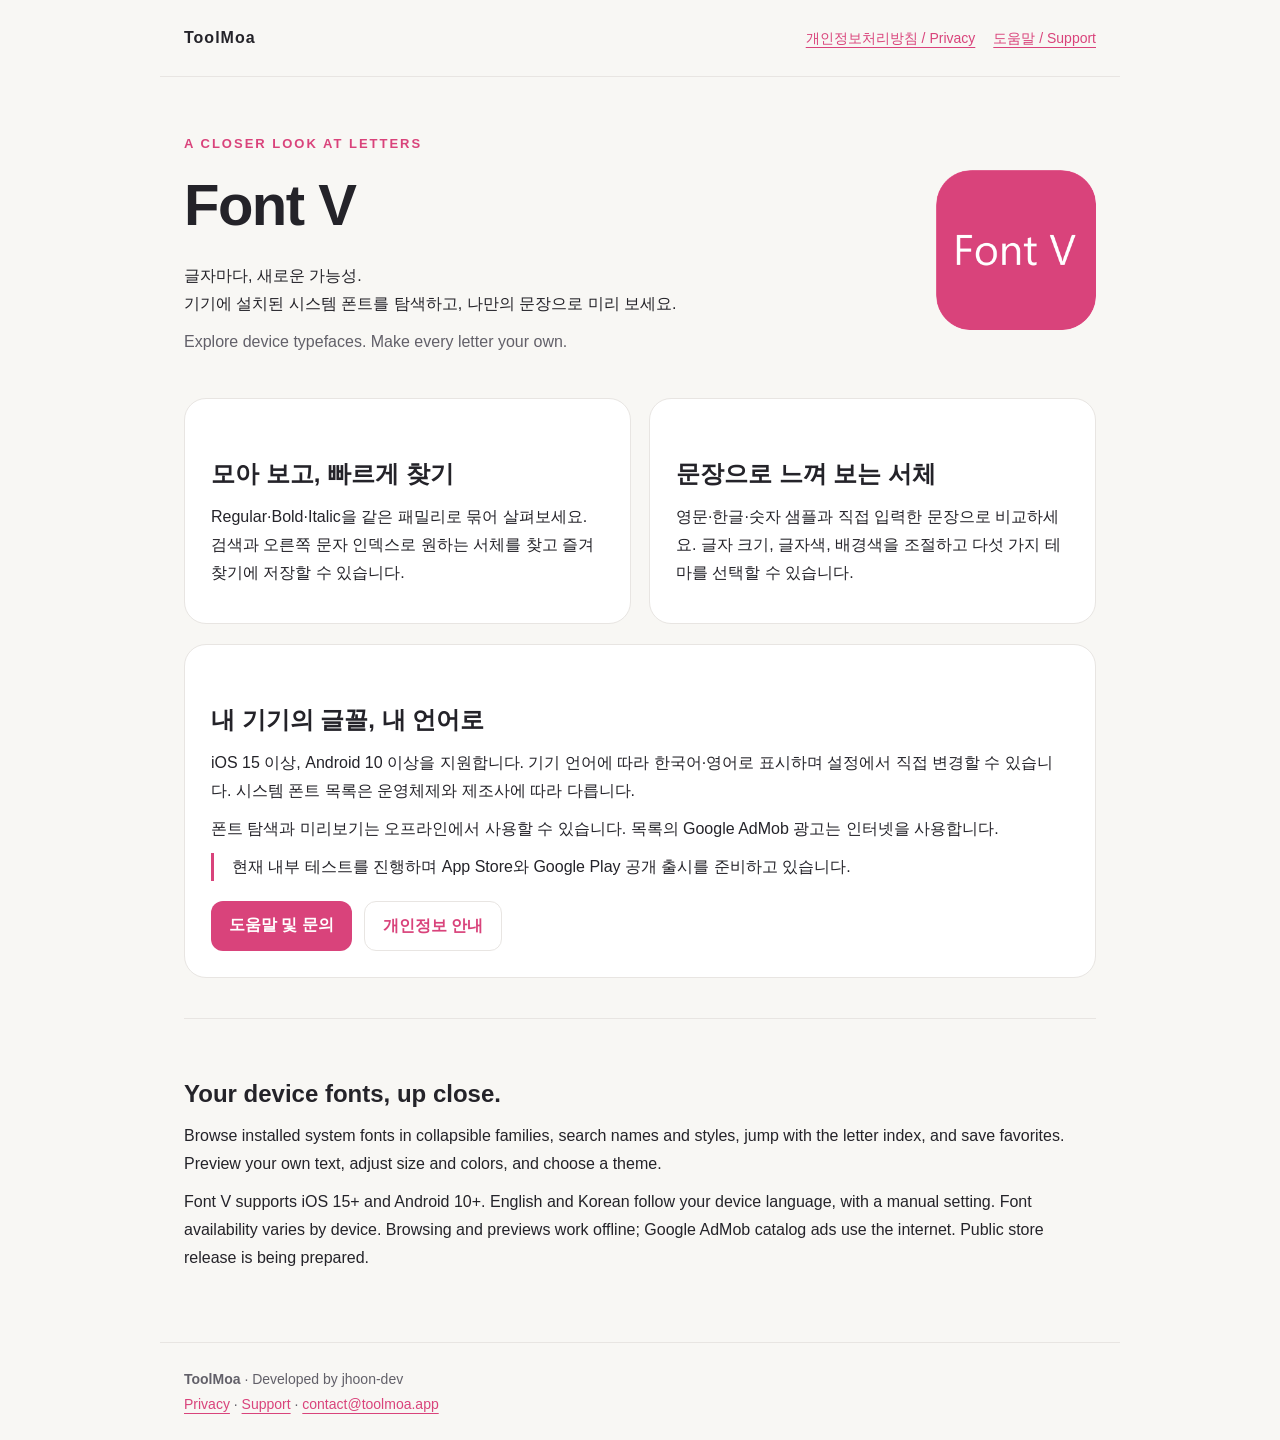
<file: site/apps/fontv/index.html>
<!doctype html><html lang="ko"><head><meta charset="utf-8"><meta name="viewport" content="width=device-width,initial-scale=1"><title>Font V · ToolMoa</title><meta name="description" content="iOS와 Android의 시스템 폰트를 탐색하고 나만의 문장으로 미리 보는 Font V."><link rel="canonical" href="https://toolmoa.app/apps/fontv/"><link rel="icon" href="icon.png"><link rel="stylesheet" href="style.css"></head><body>
<header><a class="brand" href="https://toolmoa.app/">ToolMoa</a><nav><a href="privacy/">개인정보처리방침 / Privacy</a><a href="support/">도움말 / Support</a></nav></header>
<main><section class="hero"><div><div class="kicker">A CLOSER LOOK AT LETTERS</div><h1>Font V</h1><p>글자마다, 새로운 가능성.<br>기기에 설치된 시스템 폰트를 탐색하고, 나만의 문장으로 미리 보세요.</p><p class="muted">Explore device typefaces. Make every letter your own.</p></div><img class="icon" src="icon.png" width="160" height="160" alt="Font V 앱 아이콘"></section>
<div class="grid"><section class="card"><h2>모아 보고, 빠르게 찾기</h2><p>Regular·Bold·Italic을 같은 패밀리로 묶어 살펴보세요. 검색과 오른쪽 문자 인덱스로 원하는 서체를 찾고 즐겨찾기에 저장할 수 있습니다.</p></section><section class="card"><h2>문장으로 느껴 보는 서체</h2><p>영문·한글·숫자 샘플과 직접 입력한 문장으로 비교하세요. 글자 크기, 글자색, 배경색을 조절하고 다섯 가지 테마를 선택할 수 있습니다.</p></section></div>
<section class="card"><h2>내 기기의 글꼴, 내 언어로</h2><p>iOS 15 이상, Android 10 이상을 지원합니다. 기기 언어에 따라 한국어·영어로 표시하며 설정에서 직접 변경할 수 있습니다. 시스템 폰트 목록은 운영체제와 제조사에 따라 다릅니다.</p><p>폰트 탐색과 미리보기는 오프라인에서 사용할 수 있습니다. 목록의 Google AdMob 광고는 인터넷을 사용합니다.</p><p class="note">현재 내부 테스트를 진행하며 App Store와 Google Play 공개 출시를 준비하고 있습니다.</p><div class="actions"><a class="button" href="support/">도움말 및 문의</a><a class="button subtle" href="privacy/">개인정보 안내</a></div></section>
<section class="english" lang="en"><h2>Your device fonts, up close.</h2><p>Browse installed system fonts in collapsible families, search names and styles, jump with the letter index, and save favorites. Preview your own text, adjust size and colors, and choose a theme.</p><p>Font V supports iOS 15+ and Android 10+. English and Korean follow your device language, with a manual setting. Font availability varies by device. Browsing and previews work offline; Google AdMob catalog ads use the internet. Public store release is being prepared.</p></section></main><footer><strong>ToolMoa</strong> · Developed by jhoon-dev<br><a href="privacy/">Privacy</a> · <a href="support/">Support</a> · <a href="mailto:contact@toolmoa.app">contact@toolmoa.app</a></footer></body></html>
</file>
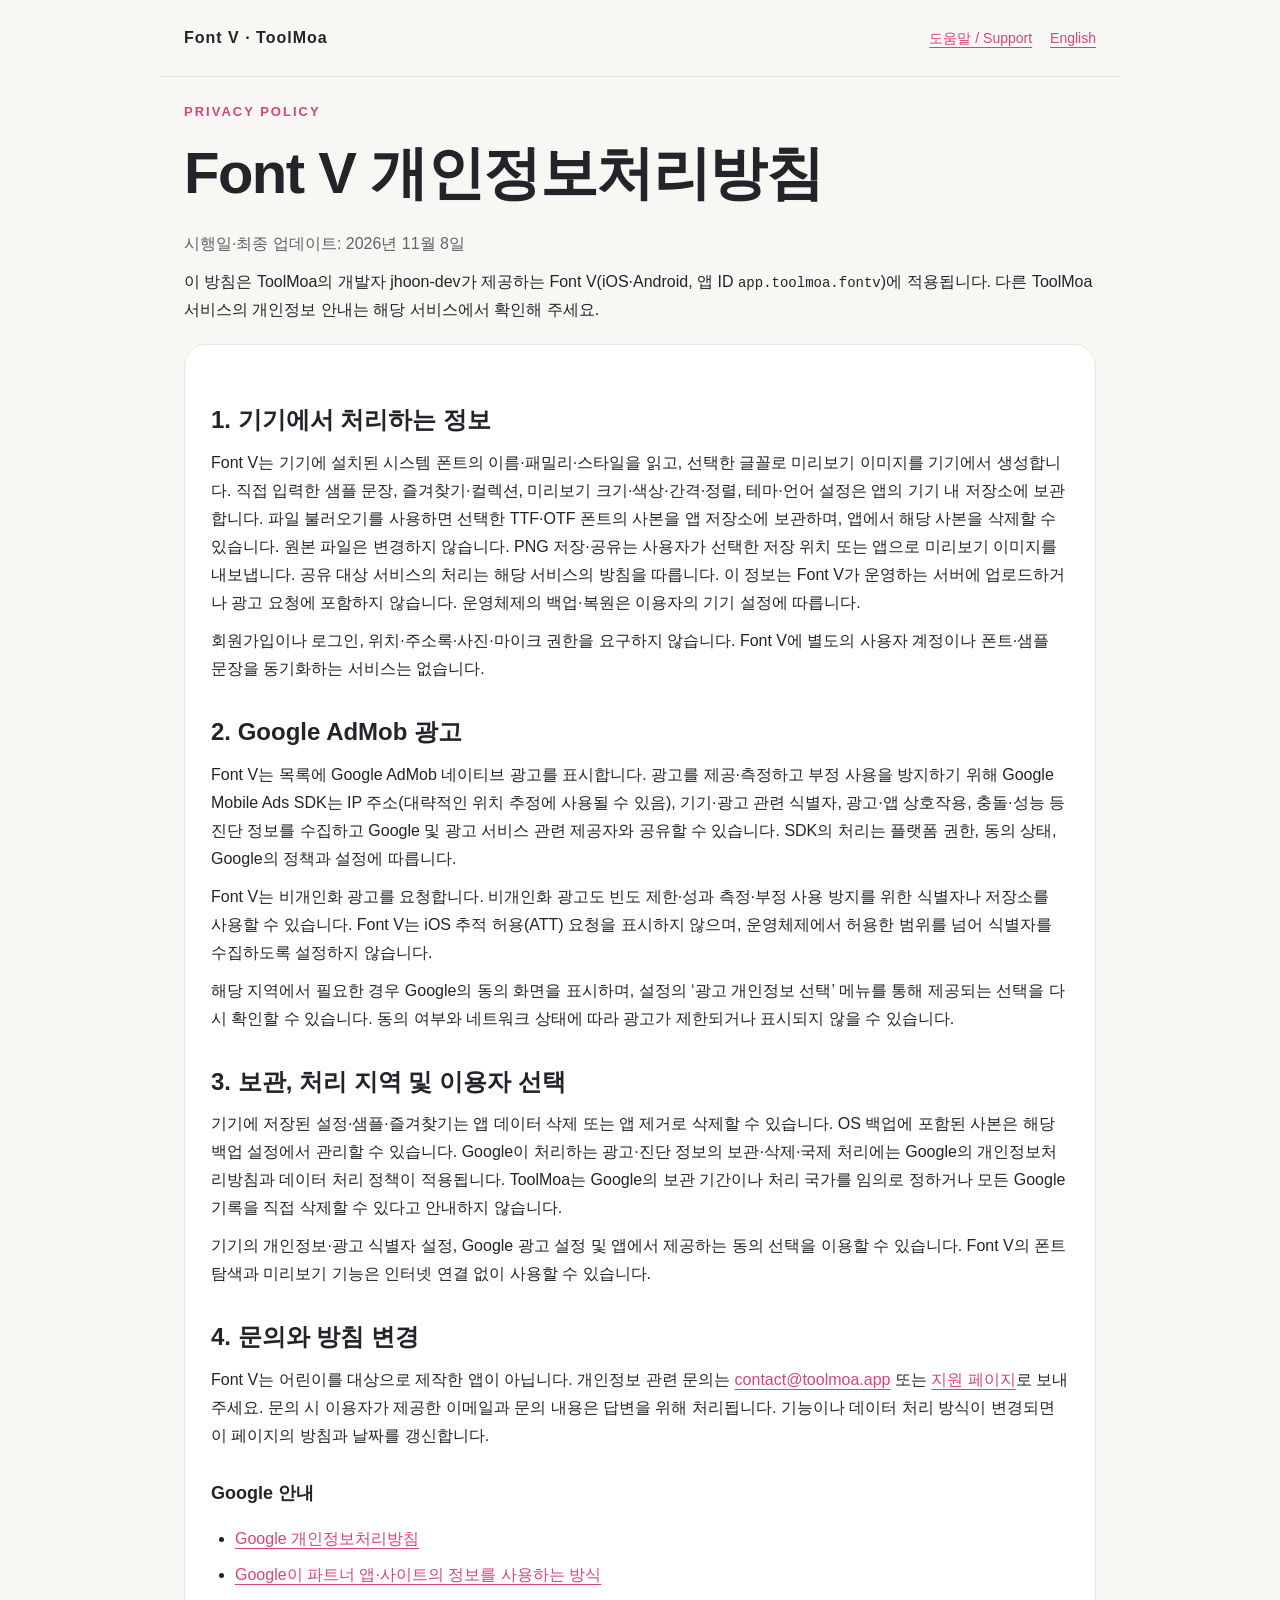
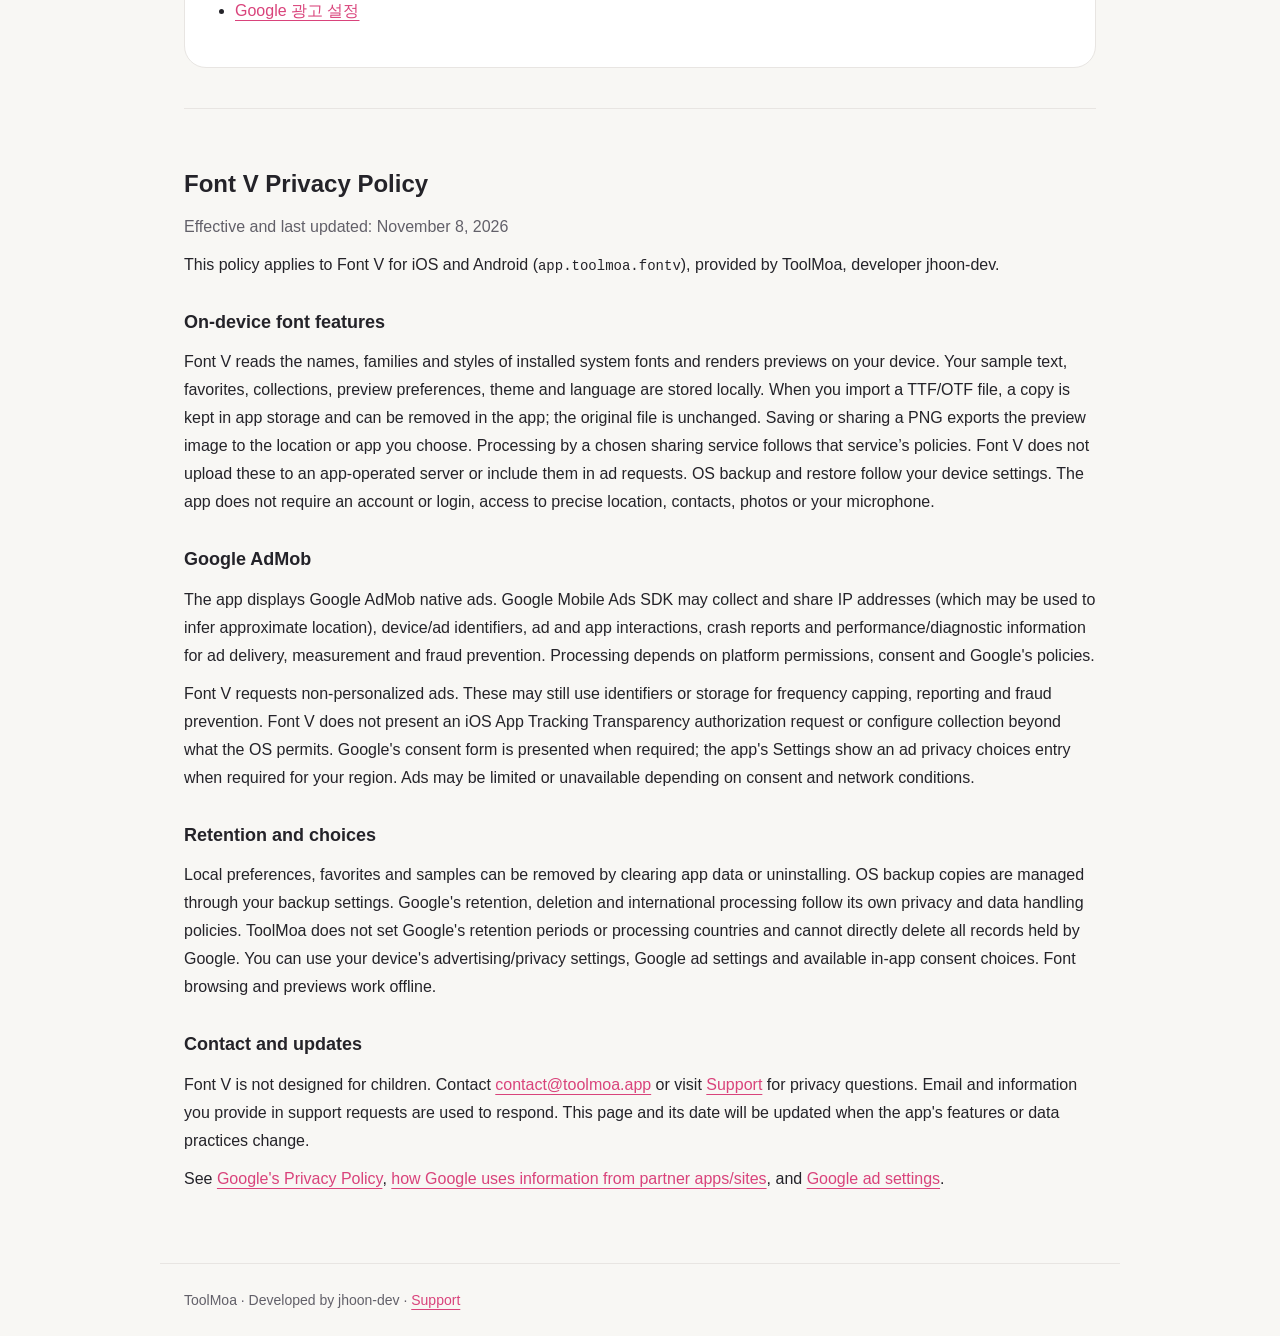
<file: site/apps/fontv/privacy/index.html>
<!doctype html><html lang="ko"><head><meta charset="utf-8"><meta name="viewport" content="width=device-width,initial-scale=1"><title>Font V 개인정보처리방침 · Privacy Policy</title><link rel="stylesheet" href="../style.css"><link rel="canonical" href="https://toolmoa.app/apps/fontv/privacy/"></head><body><header><a class="brand" href="../">Font V · ToolMoa</a><nav><a href="../support/">도움말 / Support</a><a href="#english">English</a></nav></header><main><div class="kicker">PRIVACY POLICY</div><h1>Font V 개인정보처리방침</h1><p class="muted">시행일·최종 업데이트: 2026년 11월 8일</p><p>이 방침은 ToolMoa의 개발자 jhoon-dev가 제공하는 Font V(iOS·Android, 앱 ID <code>app.toolmoa.fontv</code>)에 적용됩니다. 다른 ToolMoa 서비스의 개인정보 안내는 해당 서비스에서 확인해 주세요.</p>
<section class="card"><h2>1. 기기에서 처리하는 정보</h2><p>Font V는 기기에 설치된 시스템 폰트의 이름·패밀리·스타일을 읽고, 선택한 글꼴로 미리보기 이미지를 기기에서 생성합니다. 직접 입력한 샘플 문장, 즐겨찾기·컬렉션, 미리보기 크기·색상·간격·정렬, 테마·언어 설정은 앱의 기기 내 저장소에 보관합니다. 파일 불러오기를 사용하면 선택한 TTF·OTF 폰트의 사본을 앱 저장소에 보관하며, 앱에서 해당 사본을 삭제할 수 있습니다. 원본 파일은 변경하지 않습니다. PNG 저장·공유는 사용자가 선택한 저장 위치 또는 앱으로 미리보기 이미지를 내보냅니다. 공유 대상 서비스의 처리는 해당 서비스의 방침을 따릅니다. 이 정보는 Font V가 운영하는 서버에 업로드하거나 광고 요청에 포함하지 않습니다. 운영체제의 백업·복원은 이용자의 기기 설정에 따릅니다.</p><p>회원가입이나 로그인, 위치·주소록·사진·마이크 권한을 요구하지 않습니다. Font V에 별도의 사용자 계정이나 폰트·샘플 문장을 동기화하는 서비스는 없습니다.</p><h2>2. Google AdMob 광고</h2><p>Font V는 목록에 Google AdMob 네이티브 광고를 표시합니다. 광고를 제공·측정하고 부정 사용을 방지하기 위해 Google Mobile Ads SDK는 IP 주소(대략적인 위치 추정에 사용될 수 있음), 기기·광고 관련 식별자, 광고·앱 상호작용, 충돌·성능 등 진단 정보를 수집하고 Google 및 광고 서비스 관련 제공자와 공유할 수 있습니다. SDK의 처리는 플랫폼 권한, 동의 상태, Google의 정책과 설정에 따릅니다.</p><p>Font V는 비개인화 광고를 요청합니다. 비개인화 광고도 빈도 제한·성과 측정·부정 사용 방지를 위한 식별자나 저장소를 사용할 수 있습니다. Font V는 iOS 추적 허용(ATT) 요청을 표시하지 않으며, 운영체제에서 허용한 범위를 넘어 식별자를 수집하도록 설정하지 않습니다.</p><p>해당 지역에서 필요한 경우 Google의 동의 화면을 표시하며, 설정의 ‘광고 개인정보 선택’ 메뉴를 통해 제공되는 선택을 다시 확인할 수 있습니다. 동의 여부와 네트워크 상태에 따라 광고가 제한되거나 표시되지 않을 수 있습니다.</p><h2>3. 보관, 처리 지역 및 이용자 선택</h2><p>기기에 저장된 설정·샘플·즐겨찾기는 앱 데이터 삭제 또는 앱 제거로 삭제할 수 있습니다. OS 백업에 포함된 사본은 해당 백업 설정에서 관리할 수 있습니다. Google이 처리하는 광고·진단 정보의 보관·삭제·국제 처리에는 Google의 개인정보처리방침과 데이터 처리 정책이 적용됩니다. ToolMoa는 Google의 보관 기간이나 처리 국가를 임의로 정하거나 모든 Google 기록을 직접 삭제할 수 있다고 안내하지 않습니다.</p><p>기기의 개인정보·광고 식별자 설정, Google 광고 설정 및 앱에서 제공하는 동의 선택을 이용할 수 있습니다. Font V의 폰트 탐색과 미리보기 기능은 인터넷 연결 없이 사용할 수 있습니다.</p><h2>4. 문의와 방침 변경</h2><p>Font V는 어린이를 대상으로 제작한 앱이 아닙니다. 개인정보 관련 문의는 <a href="mailto:contact@toolmoa.app?subject=Font%20V%20privacy">contact@toolmoa.app</a> 또는 <a href="../support/">지원 페이지</a>로 보내 주세요. 문의 시 이용자가 제공한 이메일과 문의 내용은 답변을 위해 처리됩니다. 기능이나 데이터 처리 방식이 변경되면 이 페이지의 방침과 날짜를 갱신합니다.</p><h3>Google 안내</h3><ul><li><a href="https://policies.google.com/privacy">Google 개인정보처리방침</a></li><li><a href="https://policies.google.com/technologies/partner-sites">Google이 파트너 앱·사이트의 정보를 사용하는 방식</a></li><li><a href="https://myadcenter.google.com/">Google 광고 설정</a></li></ul></section>
<section id="english" class="english" lang="en"><h2>Font V Privacy Policy</h2><p class="muted">Effective and last updated: November 8, 2026</p><p>This policy applies to Font V for iOS and Android (<code>app.toolmoa.fontv</code>), provided by ToolMoa, developer jhoon-dev.</p><h3>On-device font features</h3><p>Font V reads the names, families and styles of installed system fonts and renders previews on your device. Your sample text, favorites, collections, preview preferences, theme and language are stored locally. When you import a TTF/OTF file, a copy is kept in app storage and can be removed in the app; the original file is unchanged. Saving or sharing a PNG exports the preview image to the location or app you choose. Processing by a chosen sharing service follows that service’s policies. Font V does not upload these to an app-operated server or include them in ad requests. OS backup and restore follow your device settings. The app does not require an account or login, access to precise location, contacts, photos or your microphone.</p><h3>Google AdMob</h3><p>The app displays Google AdMob native ads. Google Mobile Ads SDK may collect and share IP addresses (which may be used to infer approximate location), device/ad identifiers, ad and app interactions, crash reports and performance/diagnostic information for ad delivery, measurement and fraud prevention. Processing depends on platform permissions, consent and Google's policies.</p><p>Font V requests non-personalized ads. These may still use identifiers or storage for frequency capping, reporting and fraud prevention. Font V does not present an iOS App Tracking Transparency authorization request or configure collection beyond what the OS permits. Google's consent form is presented when required; the app's Settings show an ad privacy choices entry when required for your region. Ads may be limited or unavailable depending on consent and network conditions.</p><h3>Retention and choices</h3><p>Local preferences, favorites and samples can be removed by clearing app data or uninstalling. OS backup copies are managed through your backup settings. Google's retention, deletion and international processing follow its own privacy and data handling policies. ToolMoa does not set Google's retention periods or processing countries and cannot directly delete all records held by Google. You can use your device's advertising/privacy settings, Google ad settings and available in-app consent choices. Font browsing and previews work offline.</p><h3>Contact and updates</h3><p>Font V is not designed for children. Contact <a href="mailto:contact@toolmoa.app?subject=Font%20V%20privacy">contact@toolmoa.app</a> or visit <a href="../support/">Support</a> for privacy questions. Email and information you provide in support requests are used to respond. This page and its date will be updated when the app's features or data practices change.</p><p>See <a href="https://policies.google.com/privacy">Google's Privacy Policy</a>, <a href="https://policies.google.com/technologies/partner-sites">how Google uses information from partner apps/sites</a>, and <a href="https://myadcenter.google.com/">Google ad settings</a>.</p></section></main><footer>ToolMoa · Developed by jhoon-dev · <a href="../support/">Support</a></footer></body></html>
</file>
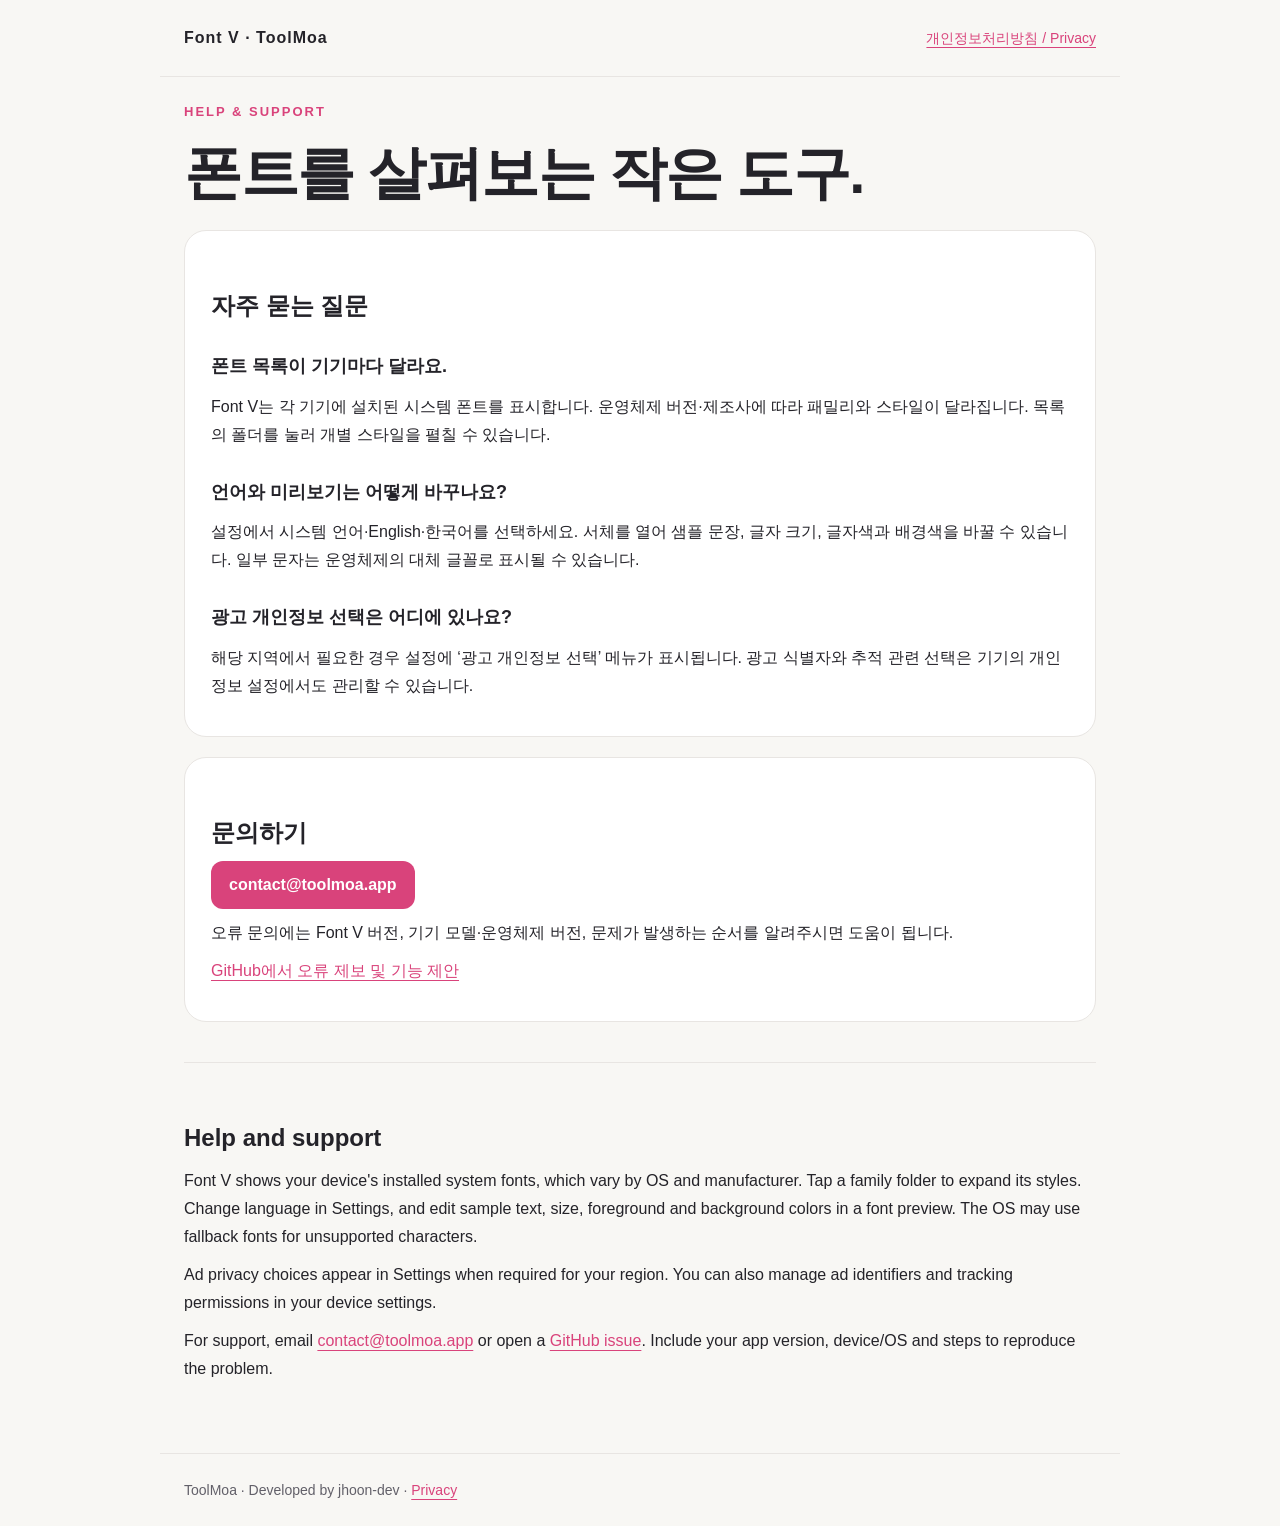
<file: site/apps/fontv/support/index.html>
<!doctype html><html lang="ko"><head><meta charset="utf-8"><meta name="viewport" content="width=device-width,initial-scale=1"><title>Font V 도움말 · ToolMoa</title><link rel="stylesheet" href="../style.css"><link rel="canonical" href="https://toolmoa.app/apps/fontv/support/"></head><body><header><a class="brand" href="../">Font V · ToolMoa</a><nav><a href="../privacy/">개인정보처리방침 / Privacy</a></nav></header><main><div class="kicker">HELP & SUPPORT</div><h1>폰트를 살펴보는 작은 도구.</h1><section class="card"><h2>자주 묻는 질문</h2><h3>폰트 목록이 기기마다 달라요.</h3><p>Font V는 각 기기에 설치된 시스템 폰트를 표시합니다. 운영체제 버전·제조사에 따라 패밀리와 스타일이 달라집니다. 목록의 폴더를 눌러 개별 스타일을 펼칠 수 있습니다.</p><h3>언어와 미리보기는 어떻게 바꾸나요?</h3><p>설정에서 시스템 언어·English·한국어를 선택하세요. 서체를 열어 샘플 문장, 글자 크기, 글자색과 배경색을 바꿀 수 있습니다. 일부 문자는 운영체제의 대체 글꼴로 표시될 수 있습니다.</p><h3>광고 개인정보 선택은 어디에 있나요?</h3><p>해당 지역에서 필요한 경우 설정에 ‘광고 개인정보 선택’ 메뉴가 표시됩니다. 광고 식별자와 추적 관련 선택은 기기의 개인정보 설정에서도 관리할 수 있습니다.</p></section><section class="card"><h2>문의하기</h2><p><a class="button" href="mailto:contact@toolmoa.app?subject=Font%20V%20support">contact@toolmoa.app</a></p><p>오류 문의에는 Font V 버전, 기기 모델·운영체제 버전, 문제가 발생하는 순서를 알려주시면 도움이 됩니다.</p><p><a href="https://github.com/jhoon-dev/FontV/issues">GitHub에서 오류 제보 및 기능 제안</a></p></section><section class="english" lang="en"><h2>Help and support</h2><p>Font V shows your device's installed system fonts, which vary by OS and manufacturer. Tap a family folder to expand its styles. Change language in Settings, and edit sample text, size, foreground and background colors in a font preview. The OS may use fallback fonts for unsupported characters.</p><p>Ad privacy choices appear in Settings when required for your region. You can also manage ad identifiers and tracking permissions in your device settings.</p><p>For support, email <a href="mailto:contact@toolmoa.app?subject=Font%20V%20support">contact@toolmoa.app</a> or open a <a href="https://github.com/jhoon-dev/FontV/issues">GitHub issue</a>. Include your app version, device/OS and steps to reproduce the problem.</p></section></main><footer>ToolMoa · Developed by jhoon-dev · <a href="../privacy/">Privacy</a></footer></body></html>
</file>
<file: site/apps/fontv/style.css>
:root{color-scheme:light;--pink:#d9437b;--ink:#242329;--muted:#626069;--line:#e8e5e2;--bg:#f8f7f4}*{box-sizing:border-box}body{margin:0;background:var(--bg);color:var(--ink);font:16px/1.75 -apple-system,BlinkMacSystemFont,"Segoe UI","Noto Sans KR",sans-serif}main,header,footer{max-width:960px;margin:auto;padding:24px}header{display:flex;gap:24px;align-items:center;justify-content:space-between;border-bottom:1px solid var(--line)}a{color:var(--pink);text-underline-offset:4px}.brand{font-weight:750;letter-spacing:1px;text-decoration:none;color:var(--ink)}nav{display:flex;gap:18px;flex-wrap:wrap;font-size:14px}h1{font-size:clamp(32px,6vw,58px);line-height:1.15;letter-spacing:-1.5px;margin:16px 0 24px}h2{font-size:24px;line-height:1.4;margin:32px 0 12px}h3{font-size:18px;margin:28px 0 8px}p{margin:10px 0}.muted{color:var(--muted)}.kicker{font-size:13px;font-weight:700;letter-spacing:2px;color:var(--pink)}.hero{padding:32px 0;display:grid;grid-template-columns:1fr 160px;gap:28px;align-items:center}.icon{width:160px;height:160px;border-radius:34px}.card{background:white;border:1px solid var(--line);border-radius:22px;padding:26px;margin:20px 0}.grid{display:grid;grid-template-columns:1fr 1fr;gap:18px}.grid .card{margin:0}ul{padding-left:24px}li{margin:8px 0}.note{border-left:3px solid var(--pink);padding-left:18px}.language{font-size:14px;display:flex;gap:18px}footer{border-top:1px solid var(--line);font-size:14px;color:var(--muted);margin-top:36px}.actions{display:flex;gap:12px;flex-wrap:wrap;margin-top:20px}.button{display:inline-block;padding:10px 18px;border-radius:12px;background:var(--pink);color:white;text-decoration:none;font-weight:600}.subtle{background:white;color:var(--pink);border:1px solid var(--line)}code{font-size:14px;overflow-wrap:anywhere}.english{border-top:1px solid var(--line);margin-top:40px;padding-top:26px}@media(max-width:620px){header{align-items:flex-start;flex-direction:column;gap:10px}.hero{grid-template-columns:1fr 96px;gap:16px}.icon{width:96px;height:96px;border-radius:22px}.grid{grid-template-columns:1fr}main,header,footer{padding:20px}.card{padding:20px}nav{gap:14px}}
</file>
